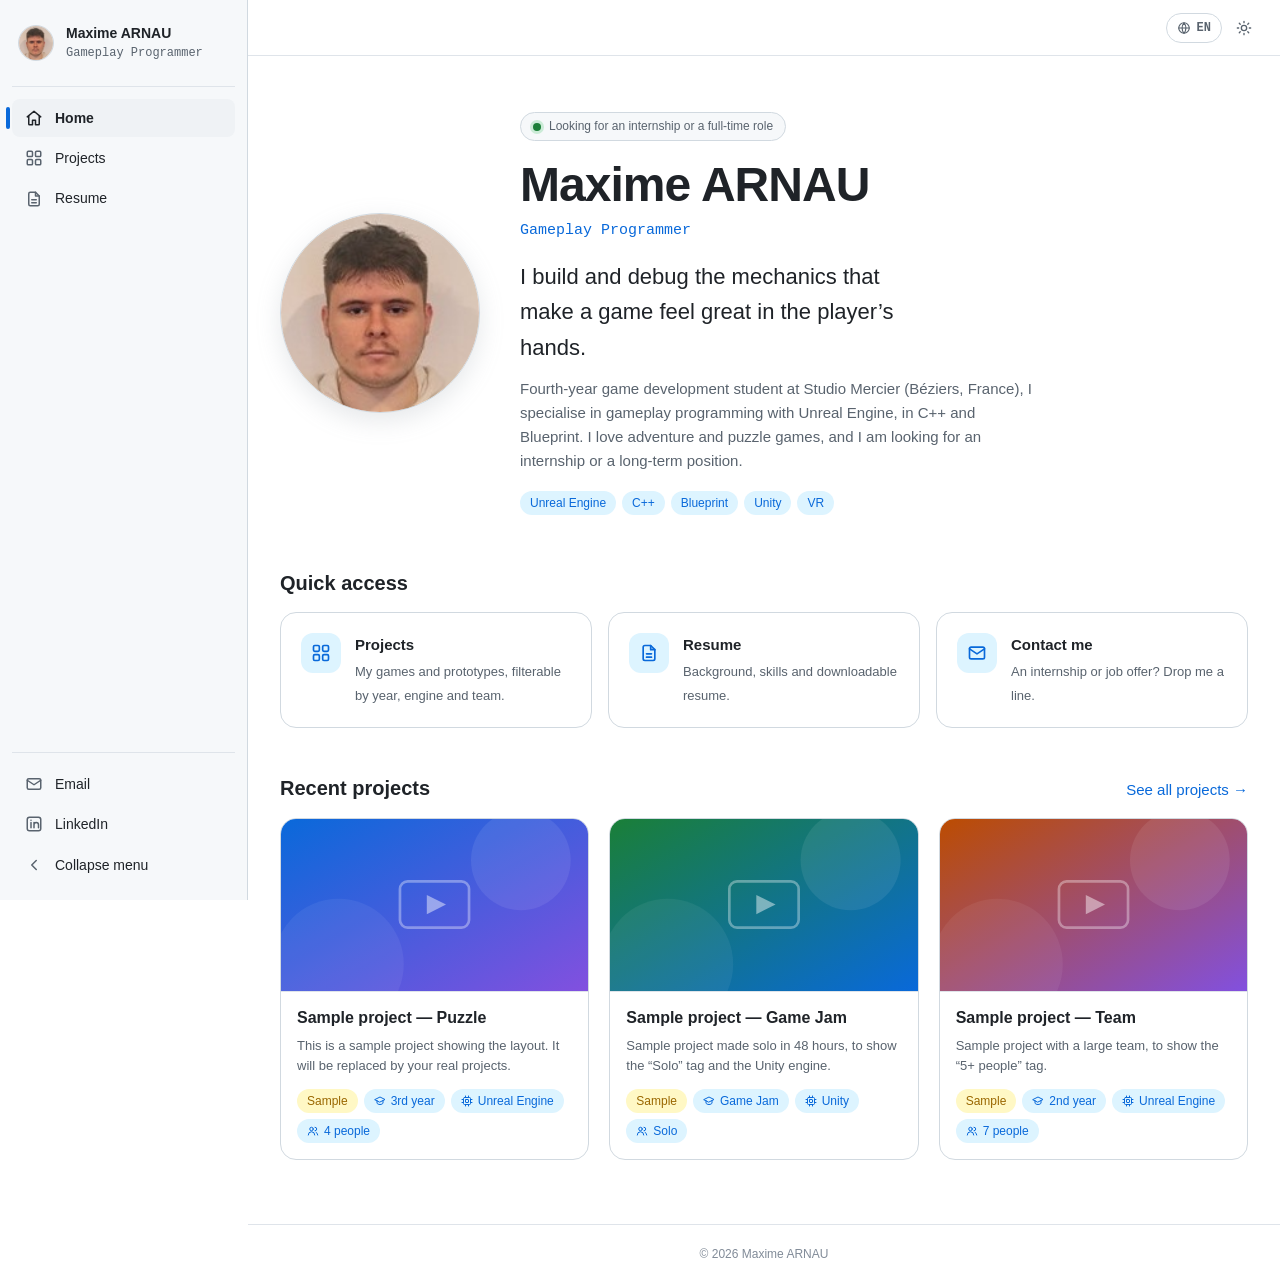
<file: index.html>
<!doctype html>
<html lang="fr">
<head>
  <meta charset="utf-8">
  <meta name="viewport" content="width=device-width, initial-scale=1">
  <title>Maxime ARNAU — Gameplay Programmer</title>
  <meta name="description" content="Portfolio de Maxime ARNAU, Gameplay Programmer (Unreal Engine, C++, Blueprint). Projets, CV et contact.">
  <meta name="author" content="Maxime ARNAU">

  <!-- Aperçu du lien (LinkedIn, Discord…) -->
  <meta property="og:type" content="website">
  <meta property="og:title" content="Maxime ARNAU — Gameplay Programmer">
  <meta property="og:description" content="Portfolio : projets de jeux vidéo, CV et contact.">
  <meta property="og:image" content="assets/img/photo.jpg">

  <meta name="theme-color" content="#ffffff" media="(prefers-color-scheme: light)">
  <meta name="theme-color" content="#0d1117" media="(prefers-color-scheme: dark)">
  <link rel="icon" href="assets/img/favicon.svg" type="image/svg+xml">

  <!-- Applique le thème choisi avant l'affichage (évite un flash) -->
  <script>
    try {
      var t = localStorage.getItem('theme');
      if (t === 'light' || t === 'dark') document.documentElement.setAttribute('data-theme', t);
    } catch (e) {}
  </script>
  <link rel="stylesheet" href="css/style.css">
</head>
<body>
  <a class="skip-link" href="#view" data-i18n="a11y.skip">Aller au contenu</a>

  <div class="layout" id="layout">
    <!-- ===== Menu latéral ===== -->
    <aside class="sidebar" id="sidebar">
      <a class="identity" href="#/">
        <img class="avatar" src="assets/img/photo.jpg" alt="">
        <span class="identity-text">
          <strong>Maxime ARNAU</strong>
          <span>Gameplay Programmer</span>
        </span>
      </a>

      <nav class="nav" id="main-nav">
        <a class="nav-link" href="#/" data-route="home"><span data-icon="home"></span><span class="label" data-i18n="nav.home">Accueil</span></a>
        <a class="nav-link" href="#/projects" data-route="projects"><span data-icon="grid"></span><span class="label" data-i18n="nav.projects">Projets</span></a>
        <a class="nav-link" href="#/cv" data-route="cv"><span data-icon="file"></span><span class="label" data-i18n="nav.cv">CV</span></a>
      </nav>

      <div class="sidebar-foot">
        <a class="nav-link" id="side-mail" href="#"><span data-icon="mail"></span><span class="label" data-i18n="nav.email">Email</span></a>
        <a class="nav-link" id="side-linkedin" href="#" target="_blank" rel="noopener" hidden><span data-icon="linkedin"></span><span class="label">LinkedIn</span></a>
        <button type="button" class="nav-link collapse-btn" id="collapse-btn" aria-controls="sidebar">
          <span data-icon="chevronLeft"></span><span class="label"></span>
        </button>
      </div>
    </aside>

    <div class="scrim" id="scrim" hidden></div>

    <!-- ===== Contenu ===== -->
    <div class="main">
      <header class="topbar">
        <button type="button" class="icon-btn menu-btn" id="menu-btn" aria-controls="sidebar" aria-expanded="false"><span data-icon="menu"></span></button>
        <div class="topbar-actions">
          <button type="button" class="pill-btn" id="lang-btn"><span data-icon="globe"></span><span id="lang-label">FR</span></button>
          <button type="button" class="icon-btn theme-btn" id="theme-btn"><span data-icon="sun" class="icon-sun"></span><span data-icon="moon" class="icon-moon"></span></button>
        </div>
      </header>

      <main id="view" tabindex="-1"></main>

      <footer class="site-footer">© <span id="year">2026</span> Maxime ARNAU</footer>
    </div>
  </div>

  <!-- Agrandissement des images -->
  <dialog class="lightbox" id="lightbox">
    <button type="button" class="icon-btn lightbox-close" id="lightbox-close"><span data-icon="close"></span></button>
    <img id="lightbox-img" alt="">
  </dialog>

  <noscript><p style="padding:24px;text-align:center">Ce site nécessite JavaScript. / This site requires JavaScript.</p></noscript>

  <script src="js/i18n.js"></script>
  <script src="data/site.js"></script>
  <script src="data/projects.js"></script>
  <script src="js/app.js"></script>
</body>
</html>
</file>
<file: css/style.css>
/* =========================================================
   Portfolio — Maxime ARNAU
   Style inspiré de GitHub : sobre, arrondi, clair / sombre.
   Toutes les couleurs sont définies ici (variables).
   ========================================================= */

/* ---------- Couleurs : thème clair ---------- */
:root {
  --bg: #ffffff;
  --bg-subtle: #f6f8fa;
  --bg-muted: #eff2f5;
  --border: #d1d9e0;
  --border-muted: #dfe4ea;
  --fg: #1f2328;
  --fg-muted: #59636e;
  --fg-subtle: #818b98;
  --accent: #0969da;
  --accent-emphasis: #0969da;
  --accent-subtle: #ddf4ff;
  --accent-border: rgba(84, 174, 255, 0.55);
  --success: #1a7f37;
  --success-subtle: rgba(74, 194, 107, 0.25);
  --attention: #9a6700;
  --attention-subtle: #fff8c5;
  --shadow: 0 1px 0 rgba(31, 35, 40, 0.04), 0 3px 6px rgba(140, 149, 159, 0.15);
  --shadow-lg: 0 8px 24px rgba(140, 149, 159, 0.22);
  --overlay: rgba(31, 35, 40, 0.45);
  color-scheme: light;

  --radius-sm: 8px;
  --radius: 12px;
  --radius-lg: 16px;
  --radius-pill: 999px;
  --sidebar-w: 248px;
  --sidebar-w-collapsed: 68px;
  --topbar-h: 56px;
  --font: -apple-system, BlinkMacSystemFont, "Segoe UI", "Noto Sans", Helvetica, Arial, sans-serif;
  --mono: ui-monospace, SFMono-Regular, "SF Mono", Menlo, Consolas, "Liberation Mono", monospace;
}

/* ---------- Couleurs : thème sombre (réglage du PC) ---------- */
@media (prefers-color-scheme: dark) {
  :root:not([data-theme="light"]) {
    --bg: #0d1117;
    --bg-subtle: #151b23;
    --bg-muted: #212830;
    --border: #3d444d;
    --border-muted: #2a313c;
    --fg: #f0f6fc;
    --fg-muted: #9198a1;
    --fg-subtle: #656c76;
    --accent: #4493f8;
    --accent-emphasis: #1f6feb;
    --accent-subtle: rgba(56, 139, 253, 0.15);
    --accent-border: rgba(56, 139, 253, 0.45);
    --success: #3fb950;
    --success-subtle: rgba(46, 160, 67, 0.25);
    --attention: #d29922;
    --attention-subtle: rgba(187, 128, 9, 0.15);
    --shadow: 0 0 0 1px rgba(61, 68, 77, 0.4);
    --shadow-lg: 0 8px 24px rgba(1, 4, 9, 0.75);
    --overlay: rgba(1, 4, 9, 0.6);
    color-scheme: dark;
  }
}

/* ---------- Couleurs : thème sombre (bouton) ---------- */
:root[data-theme="dark"] {
  --bg: #0d1117;
  --bg-subtle: #151b23;
  --bg-muted: #212830;
  --border: #3d444d;
  --border-muted: #2a313c;
  --fg: #f0f6fc;
  --fg-muted: #9198a1;
  --fg-subtle: #656c76;
  --accent: #4493f8;
  --accent-emphasis: #1f6feb;
  --accent-subtle: rgba(56, 139, 253, 0.15);
  --accent-border: rgba(56, 139, 253, 0.45);
  --success: #3fb950;
  --success-subtle: rgba(46, 160, 67, 0.25);
  --attention: #d29922;
  --attention-subtle: rgba(187, 128, 9, 0.15);
  --shadow: 0 0 0 1px rgba(61, 68, 77, 0.4);
  --shadow-lg: 0 8px 24px rgba(1, 4, 9, 0.75);
  --overlay: rgba(1, 4, 9, 0.6);
  color-scheme: dark;
}

/* ---------- Bases ---------- */
*, *::before, *::after { box-sizing: border-box; }
html { -webkit-text-size-adjust: 100%; }
body {
  margin: 0;
  background: var(--bg);
  color: var(--fg);
  font: 15px/1.6 var(--font);
  -webkit-font-smoothing: antialiased;
}
img, video { max-width: 100%; display: block; }
a { color: var(--accent); text-decoration: none; }
a:hover { text-decoration: underline; }
h1, h2, h3 { line-height: 1.25; margin: 0 0 0.5em; font-weight: 600; }
button { font: inherit; color: inherit; }
:focus-visible { outline: 2px solid var(--accent); outline-offset: 2px; border-radius: 6px; }
[hidden] { display: none !important; }

.svg-icon {
  width: 16px; height: 16px; flex: none;
  fill: none; stroke: currentColor; stroke-width: 2;
  stroke-linecap: round; stroke-linejoin: round;
}
[data-icon] { display: inline-flex; }

.skip-link {
  position: absolute; left: -9999px; top: 8px; z-index: 100;
  padding: 8px 14px; border-radius: var(--radius-sm);
  background: var(--accent-emphasis); color: #fff;
}
.skip-link:focus { left: 8px; }

/* ---------- Structure ---------- */
.layout { display: flex; min-height: 100vh; }

.sidebar {
  position: sticky; top: 0; z-index: 40;
  height: 100vh; width: var(--sidebar-w); flex: none;
  display: flex; flex-direction: column; gap: 8px;
  padding: 16px 12px;
  background: var(--bg-subtle);
  border-right: 1px solid var(--border);
  overflow: hidden;
  transition: width 0.2s ease;
}

.identity {
  display: flex; align-items: center; gap: 12px;
  padding: 6px; border-radius: var(--radius);
  color: var(--fg); text-decoration: none !important;
}
.identity:hover { background: var(--bg-muted); }
.avatar {
  width: 36px; height: 36px; flex: none;
  border-radius: 50%; object-fit: cover;
  border: 1px solid var(--border); background: var(--bg-muted);
}
.identity-text { display: flex; flex-direction: column; min-width: 0; white-space: nowrap; transition: opacity 0.15s; }
.identity-text strong { font-size: 14px; }
.identity-text span { font-size: 12px; color: var(--fg-muted); font-family: var(--mono); }

.nav {
  display: flex; flex-direction: column; gap: 2px;
  margin-top: 8px; padding-top: 12px;
  border-top: 1px solid var(--border-muted);
}
.nav-link {
  position: relative;
  display: flex; align-items: center; gap: 12px;
  width: 100%; padding: 8px 13px;
  border: 0; border-radius: var(--radius-sm); background: none;
  color: var(--fg); font-size: 14px; text-align: left; white-space: nowrap;
  cursor: pointer; text-decoration: none !important;
}
.nav-link:hover { background: var(--bg-muted); }
.nav-link .svg-icon { width: 18px; height: 18px; color: var(--fg-muted); }
.nav-link[aria-current="page"] { background: var(--bg-muted); font-weight: 600; }
.nav-link[aria-current="page"] .svg-icon { color: var(--fg); }
.nav-link[aria-current="page"]::before {
  content: ""; position: absolute; left: -6px; top: 50%;
  width: 4px; height: 22px; transform: translateY(-50%);
  border-radius: 4px; background: var(--accent-emphasis);
}
.nav-link .label { transition: opacity 0.15s; }

.sidebar-foot {
  margin-top: auto; padding-top: 12px;
  display: flex; flex-direction: column; gap: 2px;
  border-top: 1px solid var(--border-muted);
}
.collapse-btn .svg-icon { transition: transform 0.2s ease; }

/* Menu replié (ordinateur) */
.layout.collapsed .sidebar { width: var(--sidebar-w-collapsed); }
.layout.collapsed .sidebar .label,
.layout.collapsed .identity-text { opacity: 0; pointer-events: none; }
.layout.collapsed .collapse-btn .svg-icon { transform: rotate(180deg); }

.main { flex: 1; min-width: 0; display: flex; flex-direction: column; }

.topbar {
  position: sticky; top: 0; z-index: 30;
  height: var(--topbar-h);
  display: flex; align-items: center; gap: 8px;
  padding: 0 20px;
  background: color-mix(in srgb, var(--bg) 85%, transparent);
  backdrop-filter: saturate(180%) blur(8px);
  -webkit-backdrop-filter: saturate(180%) blur(8px);
  border-bottom: 1px solid var(--border-muted);
}
.topbar-actions { margin-left: auto; display: flex; align-items: center; gap: 6px; }

.icon-btn {
  display: inline-grid; place-items: center;
  width: 32px; height: 32px; padding: 0;
  border: 1px solid transparent; border-radius: var(--radius-sm);
  background: none; color: var(--fg-muted); cursor: pointer;
}
.icon-btn:hover { background: var(--bg-muted); color: var(--fg); }
.pill-btn {
  display: inline-flex; align-items: center; gap: 6px;
  height: 30px; padding: 0 10px;
  border: 1px solid var(--border); border-radius: var(--radius-pill);
  background: var(--bg); color: var(--fg-muted);
  font: 600 12px var(--mono); cursor: pointer;
}
.pill-btn:hover { color: var(--fg); background: var(--bg-subtle); }
.pill-btn .svg-icon { width: 14px; height: 14px; }
.menu-btn { display: none; }
.theme-btn .icon-moon { display: none; }
.theme-btn[data-mode="dark"] .icon-sun { display: none; }
.theme-btn[data-mode="dark"] .icon-moon { display: inline-flex; }

#view { flex: 1; outline: none; }
.container { max-width: 1180px; margin: 0 auto; padding: 32px 32px 64px; }
.container-narrow { max-width: 900px; }

.site-footer {
  padding: 20px 32px; text-align: center;
  border-top: 1px solid var(--border-muted);
  color: var(--fg-subtle); font-size: 12px;
}

/* ---------- Boutons & tags ---------- */
.btn {
  display: inline-flex; align-items: center; gap: 8px;
  height: 36px; padding: 0 16px;
  border: 1px solid var(--border); border-radius: var(--radius-pill);
  background: var(--bg-subtle); color: var(--fg);
  font-size: 14px; font-weight: 500; white-space: nowrap;
  cursor: pointer; text-decoration: none !important;
  transition: background 0.15s, border-color 0.15s, filter 0.15s;
}
.btn:hover { background: var(--bg-muted); border-color: var(--fg-subtle); }
.btn-primary { background: var(--accent-emphasis); border-color: transparent; color: #fff; }
.btn-primary:hover { background: var(--accent-emphasis); border-color: transparent; filter: brightness(1.1); }

.link-btn {
  padding: 4px 8px; border: 0; border-radius: 6px;
  background: none; color: var(--accent); font-size: 13px; cursor: pointer;
}
.link-btn:hover { text-decoration: underline; }

.tags { display: flex; flex-wrap: wrap; gap: 6px; }
.tag {
  display: inline-flex; align-items: center; gap: 5px;
  padding: 1px 10px; border-radius: var(--radius-pill);
  background: var(--accent-subtle); color: var(--accent);
  font-size: 12px; font-weight: 500; line-height: 22px; white-space: nowrap;
}
.tag .svg-icon { width: 12px; height: 12px; }
.tag-example { background: var(--attention-subtle); color: var(--attention); }
.tags-on-image .tag {
  background: rgba(255, 255, 255, 0.16); color: #fff;
  border: 1px solid rgba(255, 255, 255, 0.25);
  backdrop-filter: blur(6px); -webkit-backdrop-filter: blur(6px);
}

.section-head { display: flex; align-items: baseline; justify-content: space-between; gap: 16px; margin: 48px 0 16px; }
.section-title { font-size: 20px; margin: 0; }
.page-head { margin-bottom: 24px; }
.page-head h1 { font-size: 28px; margin-bottom: 4px; }
.muted { color: var(--fg-muted); margin: 0; }

/* ---------- Accueil ---------- */
.hero {
  display: grid; grid-template-columns: auto 1fr; gap: 40px; align-items: center;
  padding: 24px 0 8px;
}
.hero-photo {
  width: 200px; height: 200px; border-radius: 50%; object-fit: cover;
  border: 1px solid var(--border); box-shadow: var(--shadow-lg);
}
.status {
  display: inline-flex; align-items: center; gap: 8px;
  margin-bottom: 14px; padding: 4px 12px;
  border: 1px solid var(--border); border-radius: var(--radius-pill);
  background: var(--bg-subtle); color: var(--fg-muted); font-size: 12px;
}
.status-dot {
  width: 8px; height: 8px; border-radius: 50%;
  background: var(--success); box-shadow: 0 0 0 3px var(--success-subtle);
}
.hero h1 { font-size: clamp(32px, 5vw, 48px); margin: 0; letter-spacing: -0.02em; }
.hero-role { font-family: var(--mono); color: var(--accent); margin: 4px 0 16px; }
.hero-tagline { font-size: clamp(18px, 2.2vw, 22px); font-weight: 500; margin: 0 0 12px; max-width: 34ch; }
.hero-intro { color: var(--fg-muted); max-width: 62ch; margin: 0 0 18px; }

.quick-grid { display: grid; grid-template-columns: repeat(auto-fit, minmax(230px, 1fr)); gap: 16px; }
.quick-card {
  display: flex; align-items: flex-start; gap: 14px;
  padding: 20px; border: 1px solid var(--border); border-radius: var(--radius-lg);
  background: var(--bg); color: var(--fg); text-decoration: none !important;
  transition: transform 0.2s, box-shadow 0.2s, border-color 0.2s;
}
.quick-card:hover { transform: translateY(-2px); box-shadow: var(--shadow-lg); border-color: var(--accent-border); }
.quick-icon {
  display: grid; place-items: center; flex: none;
  width: 40px; height: 40px; border-radius: var(--radius);
  background: var(--accent-subtle); color: var(--accent);
}
.quick-icon .svg-icon { width: 20px; height: 20px; }
.quick-card strong { display: block; font-size: 15px; margin-bottom: 2px; }
.quick-card .desc { font-size: 13px; color: var(--fg-muted); }

/* ---------- Projets : filtres ---------- */
.filters {
  display: flex; flex-direction: column; gap: 12px;
  margin-bottom: 16px; padding: 16px;
  border: 1px solid var(--border); border-radius: var(--radius-lg);
  background: var(--bg-subtle);
}
.filter-group { display: flex; align-items: flex-start; gap: 12px; }
.filter-label {
  display: inline-flex; align-items: center; gap: 6px;
  min-width: 160px; padding-top: 5px;
  color: var(--fg-muted); font-size: 13px; font-weight: 600;
}
.chips { display: flex; flex-wrap: wrap; gap: 6px; flex: 1; }
.chip {
  display: inline-flex; align-items: center; gap: 8px;
  height: 30px; padding: 0 6px 0 12px;
  border: 1px solid var(--border); border-radius: var(--radius-pill);
  background: var(--bg); color: var(--fg); font-size: 13px;
  cursor: pointer; transition: border-color 0.15s, background 0.15s;
}
.chip:hover { border-color: var(--fg-subtle); }
.chip.is-on { background: var(--accent-subtle); border-color: var(--accent-border); color: var(--accent); font-weight: 600; }
.chip.is-empty { opacity: 0.5; }
.chip-count {
  min-width: 20px; padding: 0 6px; border-radius: var(--radius-pill);
  background: var(--bg-muted); color: var(--fg-muted);
  font-size: 11px; line-height: 18px; text-align: center;
}
.chip.is-on .chip-count { background: var(--accent-emphasis); color: #fff; }

.results-bar {
  display: flex; align-items: center; justify-content: space-between; gap: 12px;
  min-height: 28px; margin-bottom: 16px;
  color: var(--fg-muted); font-size: 13px;
}

/* ---------- Mosaïque ---------- */
.grid { position: relative; display: grid; grid-template-columns: repeat(auto-fill, minmax(280px, 1fr)); gap: 20px; }
.card-ghost { position: absolute; margin: 0; pointer-events: none; z-index: 0; }.card {
  display: flex; flex-direction: column; overflow: hidden;
  border: 1px solid var(--border); border-radius: var(--radius-lg);
  background: var(--bg); color: var(--fg); text-decoration: none !important;
  transition: transform 0.2s, box-shadow 0.2s, border-color 0.2s;
}
.card:hover { transform: translateY(-3px); box-shadow: var(--shadow-lg); border-color: var(--accent-border); }
.card-media { aspect-ratio: 16 / 9; overflow: hidden; background: var(--bg-muted); border-bottom: 1px solid var(--border-muted); }
.card-media img { width: 100%; height: 100%; object-fit: cover; transition: transform 0.4s ease; }
.card:hover .card-media img { transform: scale(1.04); }
.card-body { display: flex; flex-direction: column; gap: 8px; flex: 1; padding: 16px; }
.card-title { font-size: 16px; margin: 0; }
.card:hover .card-title { color: var(--accent); }
.card-pitch {
  margin: 0; color: var(--fg-muted); font-size: 13px;
  display: -webkit-box; -webkit-line-clamp: 2; -webkit-box-orient: vertical; overflow: hidden;
}
.card .tags { margin-top: auto; padding-top: 4px; }

.empty {
  padding: 48px 16px; text-align: center;
  border: 1px dashed var(--border); border-radius: var(--radius-lg);
  color: var(--fg-muted);
}
.empty p { margin: 0 0 12px; }

/* ---------- Page projet ---------- */
.banner {
  position: relative; overflow: hidden;
  display: grid; place-items: center; text-align: center;
  height: clamp(220px, 36vw, 420px);
  background-color: var(--bg-muted);
  background-position: center;
  background-size: cover;
  background-repeat: no-repeat;
}
.banner::before {
  content: ""; position: absolute; inset: 0;
  background: linear-gradient(180deg, rgba(1, 4, 9, 0.2), rgba(1, 4, 9, 0.65));
}
.banner-inner { position: relative; display: flex; flex-direction: column; align-items: center; gap: 14px; padding: 24px; }
.banner h1 {
  margin: 0; color: #fff; letter-spacing: -0.02em;
  font-size: clamp(28px, 5vw, 56px);
  text-shadow: 0 2px 16px rgba(0, 0, 0, 0.45);
}
.banner .tags { justify-content: center; }

.back {
  display: inline-flex; align-items: center; gap: 6px;
  margin-bottom: 16px; color: var(--fg-muted); font-size: 14px;
}
.back:hover { color: var(--accent); }

.block {
  margin-bottom: 20px; padding: 24px;
  border: 1px solid var(--border); border-radius: var(--radius-lg);
  background: var(--bg);
}
.block > h2 {
  display: flex; align-items: center; gap: 8px;
  margin-bottom: 16px; padding-bottom: 12px;
  border-bottom: 1px solid var(--border-muted);
  font-size: 18px;
}
.block > h2 .svg-icon { color: var(--fg-muted); }
.block p { margin: 0 0 12px; }
.block p:last-child { margin-bottom: 0; }
.bullet-list { margin: 0; padding-left: 20px; }
.bullet-list li { margin: 6px 0; }
.bullet-list li::marker { color: var(--accent); }

.gallery { display: grid; grid-template-columns: repeat(auto-fill, minmax(240px, 1fr)); gap: 12px; }
.gallery-item {
  display: block; padding: 0; overflow: hidden;
  border: 1px solid var(--border-muted); border-radius: var(--radius);
  background: var(--bg-muted); cursor: zoom-in;
}
.gallery-item img, .gallery-item video { width: 100%; aspect-ratio: 16 / 9; object-fit: cover; transition: transform 0.3s; }
.gallery-item:hover img { transform: scale(1.03); }
.gallery-video { grid-column: 1 / -1; cursor: default; }
.gallery-video iframe { display: block; width: 100%; aspect-ratio: 16 / 9; border: 0; }

.links { display: flex; flex-wrap: wrap; gap: 10px; }

.project-nav { display: grid; grid-template-columns: 1fr 1fr; gap: 16px; margin-top: 32px; }
.project-nav a {
  display: flex; flex-direction: column; gap: 2px;
  padding: 16px; border: 1px solid var(--border); border-radius: var(--radius-lg);
  color: var(--fg); text-decoration: none !important;
  transition: border-color 0.15s;
}
.project-nav a:hover { border-color: var(--accent-border); }
.project-nav small { display: inline-flex; align-items: center; gap: 6px; color: var(--fg-muted); font-size: 12px; }
.project-nav .next { grid-column: 2; align-items: flex-end; text-align: right; }

/* ---------- CV ---------- */
.cv-head {
  display: grid; grid-template-columns: auto 1fr auto; align-items: center; gap: 24px;
  margin-bottom: 20px; padding: 24px;
  border: 1px solid var(--border); border-radius: var(--radius-lg);
  background: var(--bg-subtle);
}
.cv-photo { width: 96px; height: 96px; border-radius: 50%; object-fit: cover; border: 1px solid var(--border); }
.cv-head h1 { font-size: 26px; margin: 0; }
.cv-head .hero-role { margin: 2px 0 0; }
.cv-contacts { list-style: none; margin: 10px 0 0; padding: 0; display: flex; flex-wrap: wrap; gap: 6px 18px; font-size: 14px; }
.cv-contacts li { display: inline-flex; align-items: center; gap: 6px; color: var(--fg-muted); }
.cv-note { margin: -8px 0 20px; color: var(--fg-muted); font-size: 13px; text-align: right; }

.skills { display: grid; grid-template-columns: repeat(auto-fit, minmax(300px, 1fr)); gap: 14px; }
.skill-group { padding: 16px; border: 1px solid var(--border-muted); border-radius: var(--radius); background: var(--bg-subtle); }
.skill-group h3 { margin: 0 0 10px; color: var(--fg-muted); font-size: 12px; text-transform: uppercase; letter-spacing: 0.05em; }
.skill-list { list-style: none; margin: 0; padding: 0; display: flex; flex-direction: column; gap: 8px; }
.skill { display: flex; align-items: center; justify-content: space-between; gap: 12px; font-size: 14px; }
.skill-name { display: flex; flex-direction: column; line-height: 1.3; }
.level { display: inline-flex; gap: 3px; flex: none; }
.level i { width: 16px; height: 6px; border-radius: 3px; background: var(--border); }
.level i.on { background: var(--accent-emphasis); }
.level-label { color: var(--fg-muted); font-size: 11px; }
.soft-skills { margin-top: 14px; }

.timeline { list-style: none; margin: 0; padding: 0; }
.tl-item { position: relative; padding: 0 0 24px 30px; }
.tl-item:last-child { padding-bottom: 0; }
.tl-item::before {
  content: ""; position: absolute; left: 6px; top: 12px; bottom: -4px;
  width: 2px; background: var(--border-muted);
}
.tl-item:last-child::before { display: none; }
.tl-item::after {
  content: ""; position: absolute; left: 0; top: 5px;
  width: 14px; height: 14px; border-radius: 50%;
  background: var(--bg); border: 3px solid var(--accent-emphasis);
}
.tl-period { color: var(--fg-muted); font: 12px var(--mono); }
.tl-title { margin: 2px 0; font-size: 16px; }
.tl-org { margin: 0 0 8px; color: var(--fg-muted); font-size: 14px; }
.tl-item ul { margin: 0; padding-left: 18px; font-size: 14px; }
.tl-item li { margin: 3px 0; }
.tl-item li::marker { color: var(--accent); }

.awards { list-style: none; margin: 0; padding: 0; display: flex; flex-direction: column; gap: 10px; }
.awards li { display: flex; align-items: flex-start; gap: 10px; }
.awards .svg-icon { margin-top: 4px; color: var(--attention); }

/* ---------- Agrandissement d'image ---------- */
.lightbox {
  max-width: min(1200px, 94vw); max-height: 92vh;
  padding: 0; border: 0; background: transparent; overflow: visible;
}
.lightbox::backdrop { background: rgba(1, 4, 9, 0.85); }
.lightbox img { max-width: 94vw; max-height: 88vh; width: auto; border-radius: var(--radius); }
.lightbox-close {
  position: fixed; top: 16px; right: 16px;
  background: rgba(255, 255, 255, 0.12); color: #fff;
}
.lightbox-close:hover { background: rgba(255, 255, 255, 0.25); color: #fff; }

/* ---------- Mobile & tablette ---------- */
@media (max-width: 860px) {
  .sidebar {
    position: fixed; left: 0; top: 0; bottom: 0;
    width: min(280px, 85vw) !important;
    transform: translateX(-100%);
    transition: transform 0.25s ease;
  }
  .layout.nav-open .sidebar { transform: none; box-shadow: var(--shadow-lg); }
  .layout.collapsed .sidebar .label,
  .layout.collapsed .identity-text { opacity: 1; pointer-events: auto; }
  .collapse-btn { display: none; }
  .menu-btn { display: inline-grid; }
  .scrim { position: fixed; inset: 0; z-index: 35; background: var(--overlay); }

  .topbar { padding: 0 12px; }
  .container { padding: 20px 16px 48px; }

  .hero { grid-template-columns: 1fr; justify-items: center; gap: 20px; text-align: center; }
  .hero-photo { width: 140px; height: 140px; }
  .hero-tagline, .hero-intro { margin-inline: auto; }
  .hero .tags { justify-content: center; }

  .filter-group { flex-direction: column; gap: 8px; }
  .filter-label { min-width: 0; padding-top: 0; }

  .block { padding: 18px; }
  .project-nav { grid-template-columns: 1fr; }
  .project-nav .next { grid-column: auto; }

  .cv-head { grid-template-columns: 1fr; justify-items: center; text-align: center; }
  .cv-contacts { justify-content: center; }
  .cv-note { text-align: center; }
}
@media (min-width: 861px) {
  .scrim { display: none !important; }
}
@media (prefers-reduced-motion: reduce) {
  *, *::before, *::after { transition: none !important; animation: none !important; }
}
</file>
